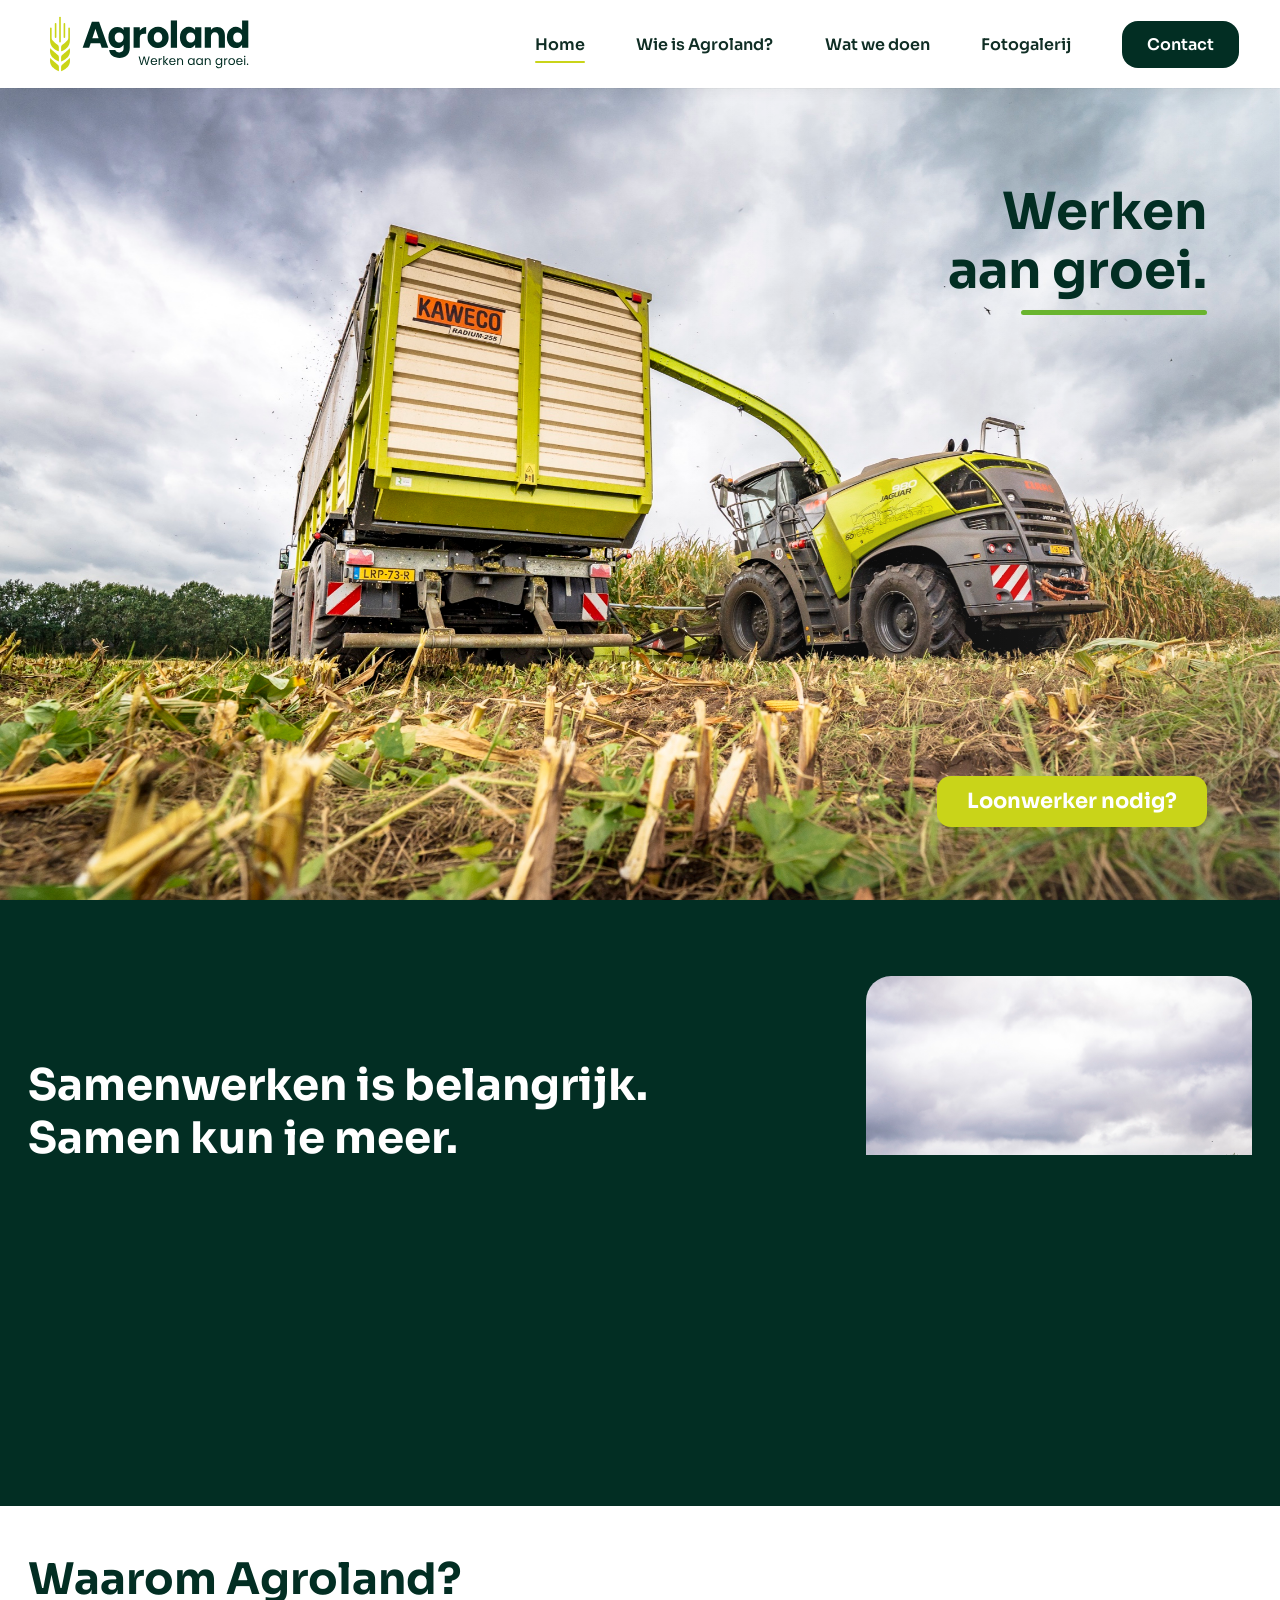
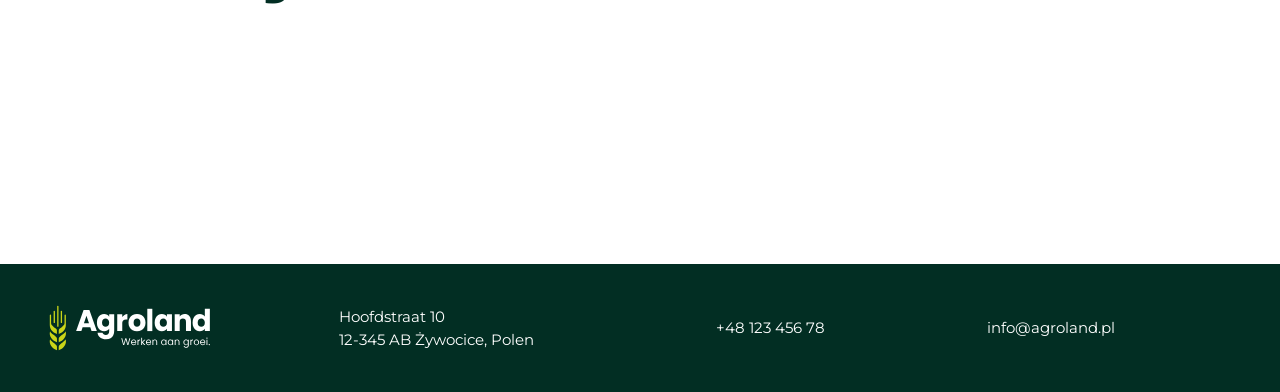
<file: index.html>
<!doctype html>
<html lang="nl">
<head>
  <meta charset="utf-8">
  <meta name="viewport" content="width=device-width, initial-scale=1">
  <meta name="description" content="Agroland: agrarisch loonwerk, akkerbouw en samenwerking in Ligota, Polen. Werken aan groei.">
  <meta name="theme-color" content="#012d23">
  <title>Agroland | Werken aan groei</title>
  <link rel="preconnect" href="https://fonts.googleapis.com">
  <link rel="preconnect" href="https://fonts.gstatic.com" crossorigin>
  <link href="https://fonts.googleapis.com/css2?family=Montserrat:wght@400;500;600;700&display=swap" rel="stylesheet">
  <link rel="stylesheet" href="styles.css">
  <script src="app.js" defer></script>
</head>
<body data-page="home">
  <div id="site"></div>
  <dialog class="lightbox" id="lightbox" aria-label="Fotogalerij">
    <button class="lightbox-close" type="button" aria-label="Sluiten">×</button>
    <button class="lightbox-arrow lightbox-prev" type="button" aria-label="Vorige foto">‹</button>
    <figure><img alt="" id="lightbox-image"><figcaption id="lightbox-count"></figcaption></figure>
    <button class="lightbox-arrow lightbox-next" type="button" aria-label="Volgende foto">›</button>
  </dialog>
</body>
</html>
</file>
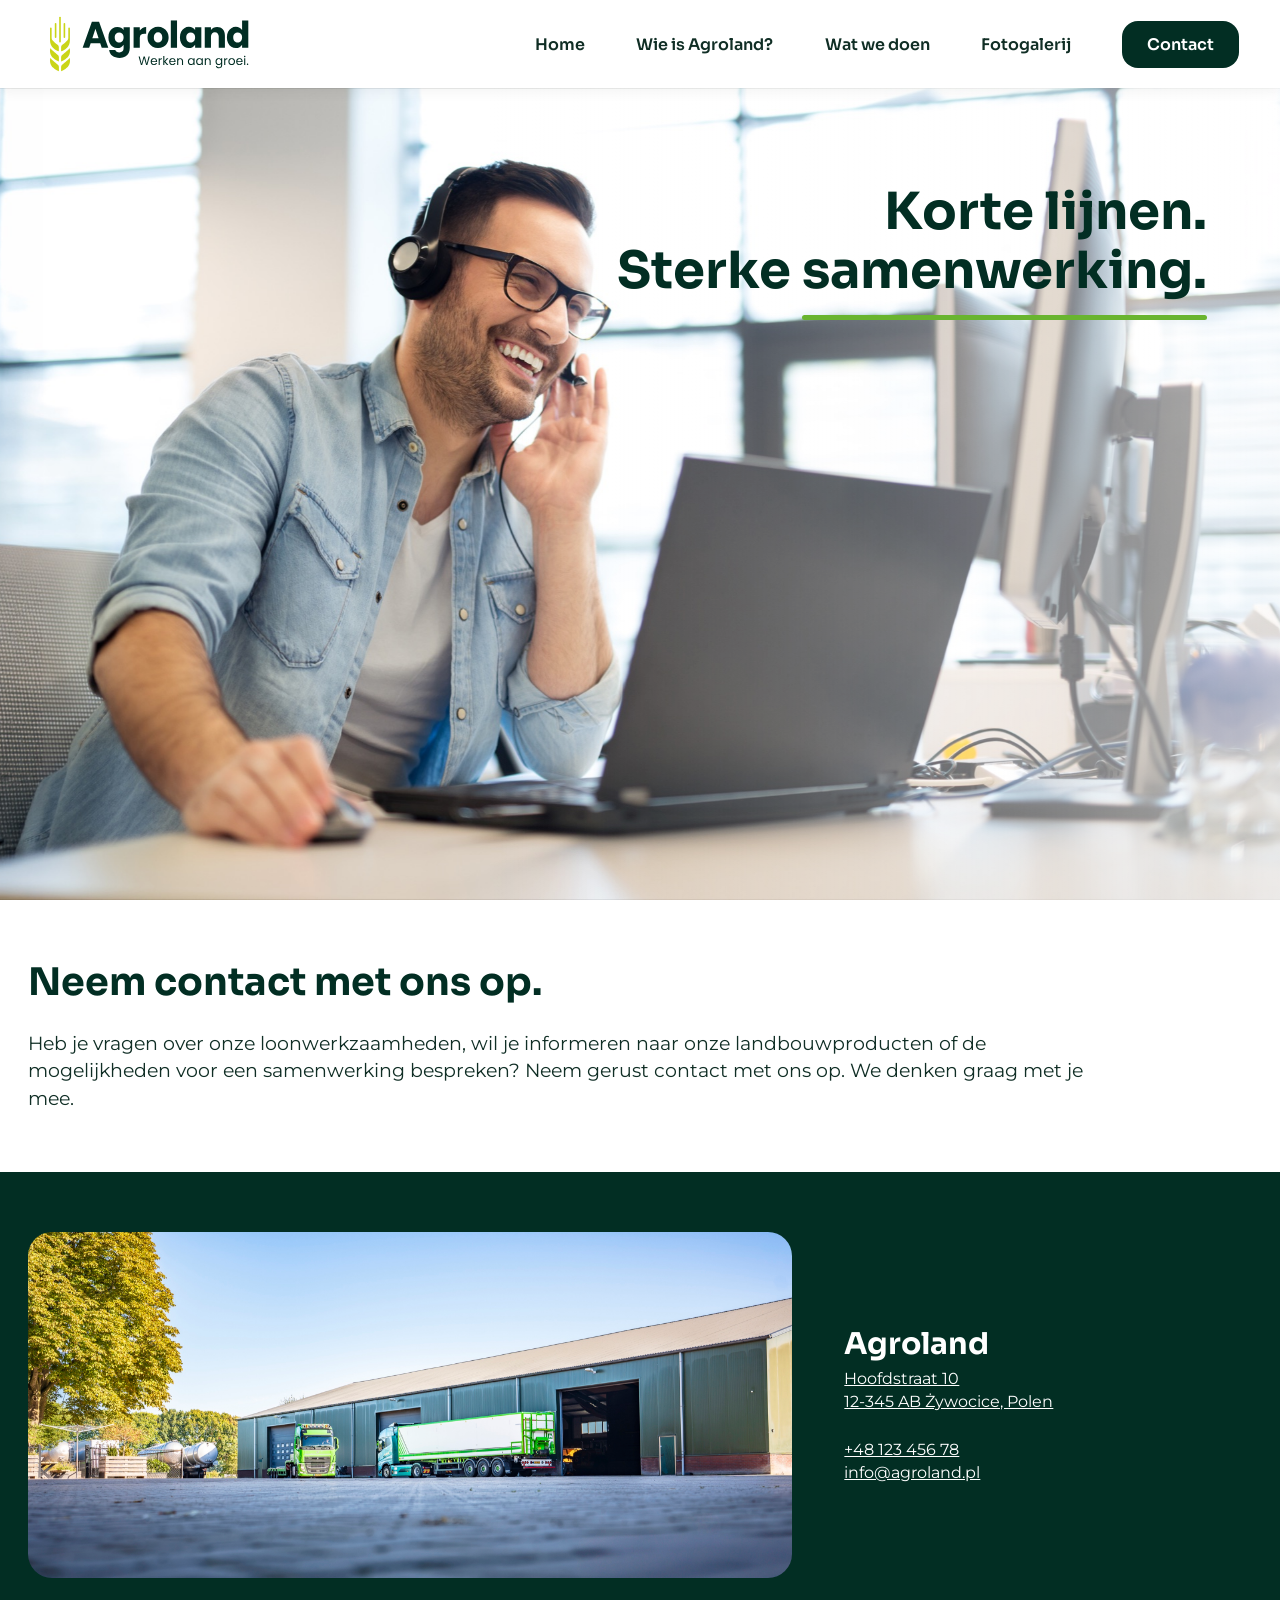
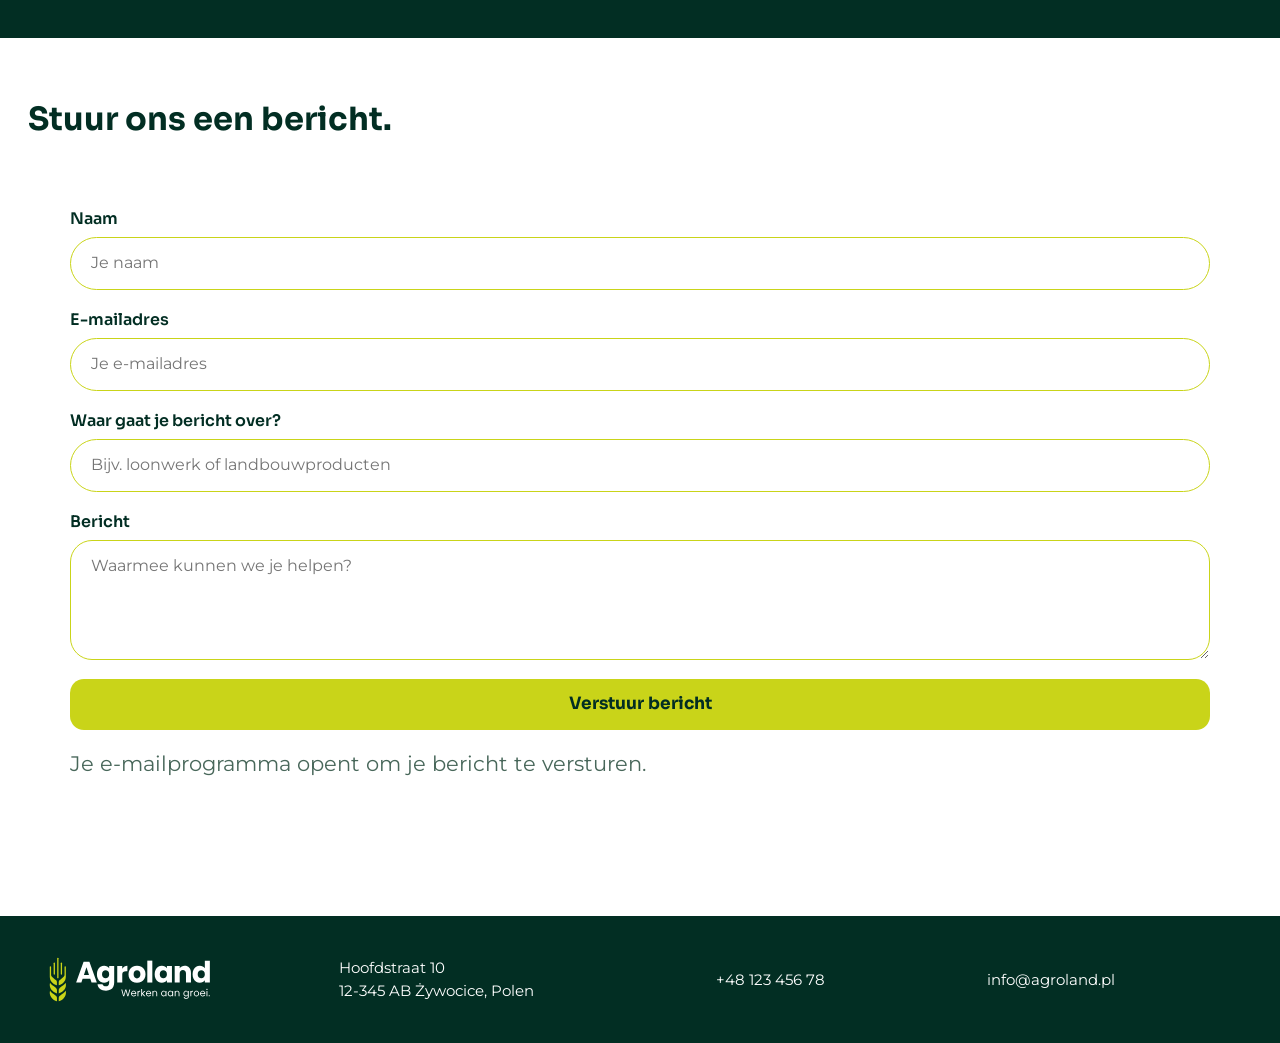
<file: contact.html>
<!doctype html>
<html lang="nl">
<head>
  <meta charset="utf-8"><meta name="viewport" content="width=device-width, initial-scale=1">
  <meta name="description" content="Neem contact op met Agroland over loonwerk, landbouwproducten of samenwerking.">
  <meta name="theme-color" content="#012d23"><title>Contact | Agroland</title>
  <link rel="preconnect" href="https://fonts.googleapis.com"><link rel="preconnect" href="https://fonts.gstatic.com" crossorigin>
  <link href="https://fonts.googleapis.com/css2?family=Montserrat:wght@400;500;600;700&display=swap" rel="stylesheet">
  <link rel="stylesheet" href="styles.css"><script src="app.js" defer></script>
</head>
<body data-page="contact"><div id="site"></div><dialog class="lightbox" id="lightbox" aria-label="Fotogalerij"><button class="lightbox-close" type="button" aria-label="Sluiten">×</button><button class="lightbox-arrow lightbox-prev" type="button" aria-label="Vorige foto">‹</button><figure><img alt="" id="lightbox-image"><figcaption id="lightbox-count"></figcaption></figure><button class="lightbox-arrow lightbox-next" type="button" aria-label="Volgende foto">›</button></dialog></body>
</html>
</file>
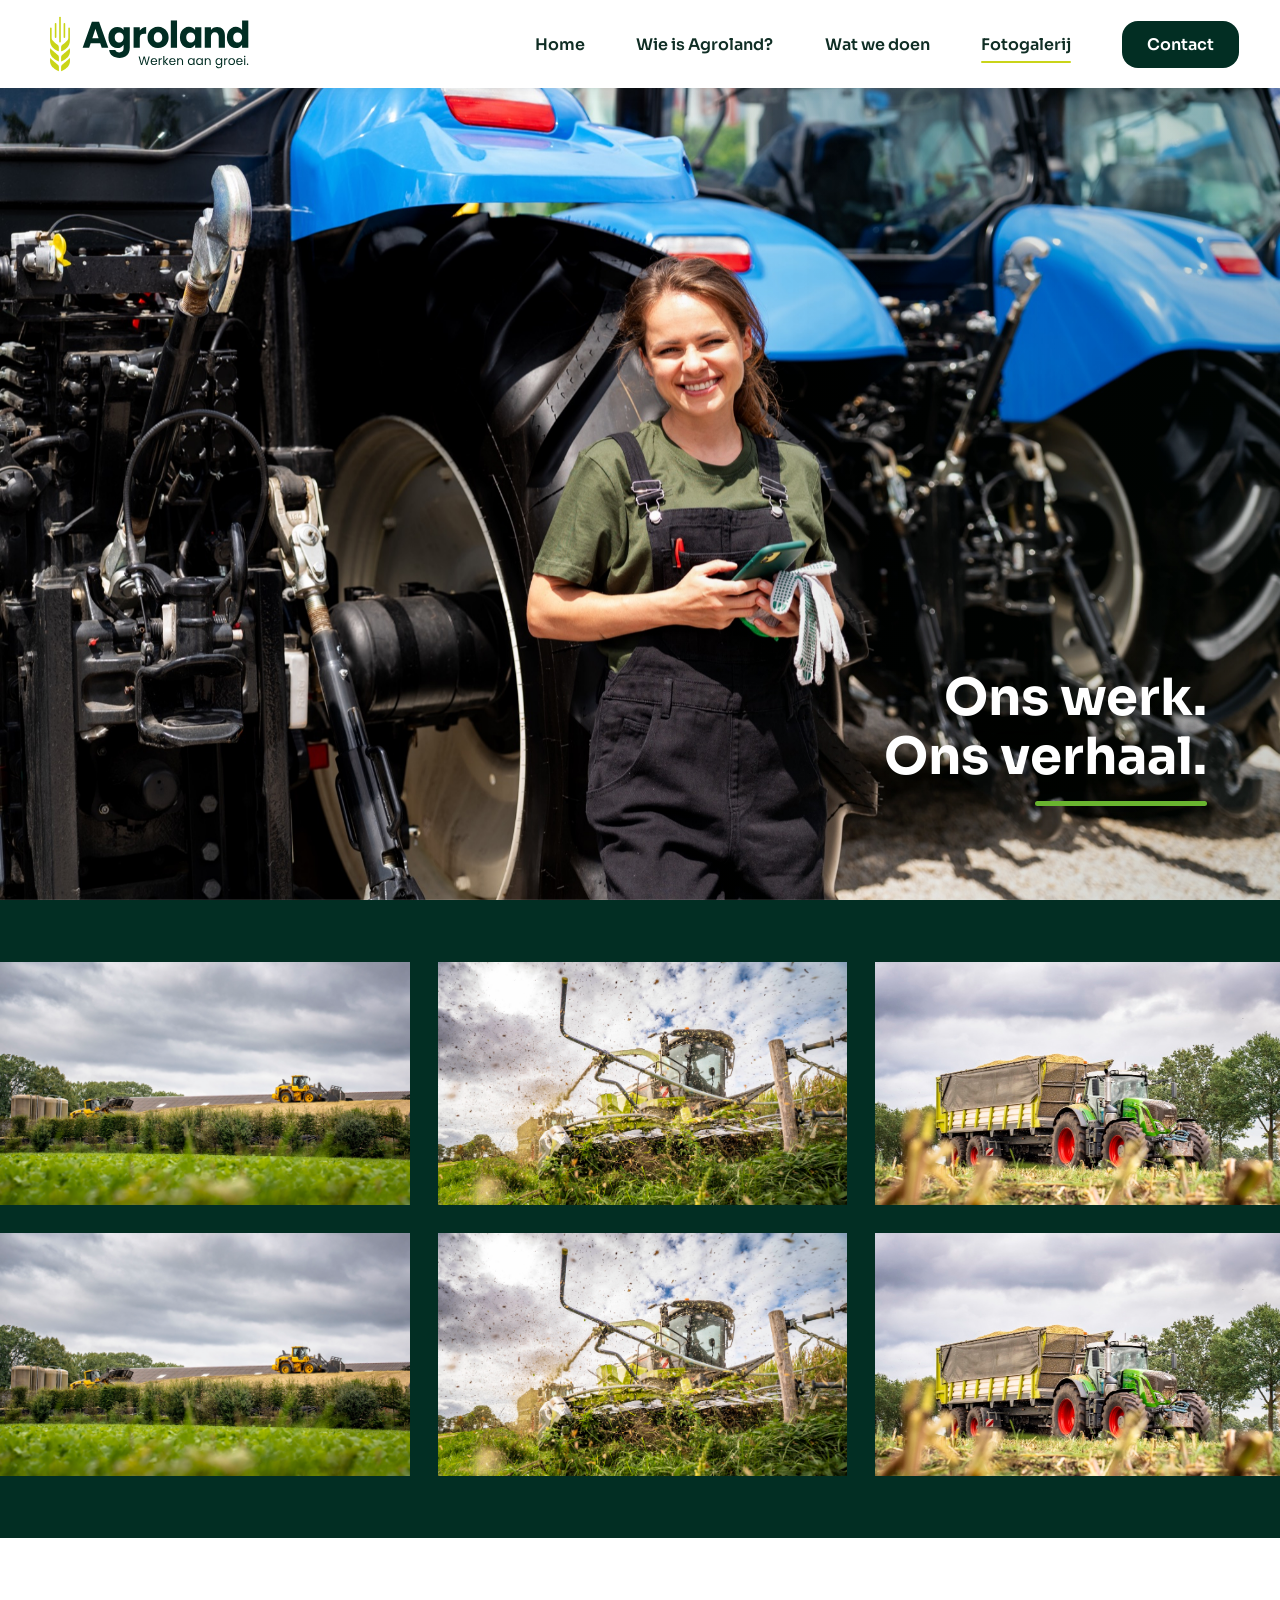
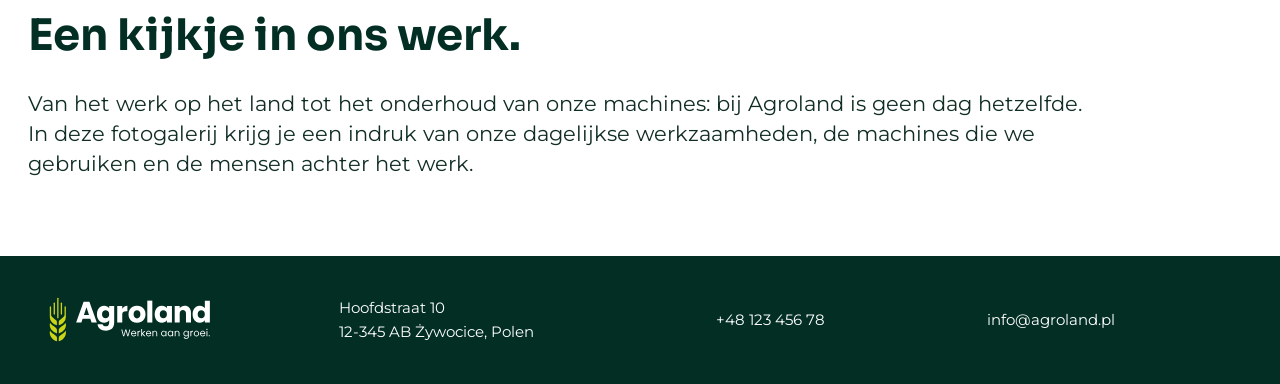
<file: fotogalerij.html>
<!doctype html>
<html lang="nl">
<head>
  <meta charset="utf-8"><meta name="viewport" content="width=device-width, initial-scale=1">
  <meta name="description" content="Een kijkje in het werk van Agroland: machines, akkerbouw en de mensen achter het werk.">
  <meta name="theme-color" content="#012d23"><title>Fotogalerij | Agroland</title>
  <link rel="preconnect" href="https://fonts.googleapis.com"><link rel="preconnect" href="https://fonts.gstatic.com" crossorigin>
  <link href="https://fonts.googleapis.com/css2?family=Montserrat:wght@400;500;600;700&display=swap" rel="stylesheet">
  <link rel="stylesheet" href="styles.css"><script src="app.js" defer></script>
</head>
<body data-page="gallery"><div id="site"></div><dialog class="lightbox" id="lightbox" aria-label="Fotogalerij"><button class="lightbox-close" type="button" aria-label="Sluiten">×</button><button class="lightbox-arrow lightbox-prev" type="button" aria-label="Vorige foto">‹</button><figure><img alt="" id="lightbox-image"><figcaption id="lightbox-count"></figcaption></figure><button class="lightbox-arrow lightbox-next" type="button" aria-label="Volgende foto">›</button></dialog></body>
</html>
</file>
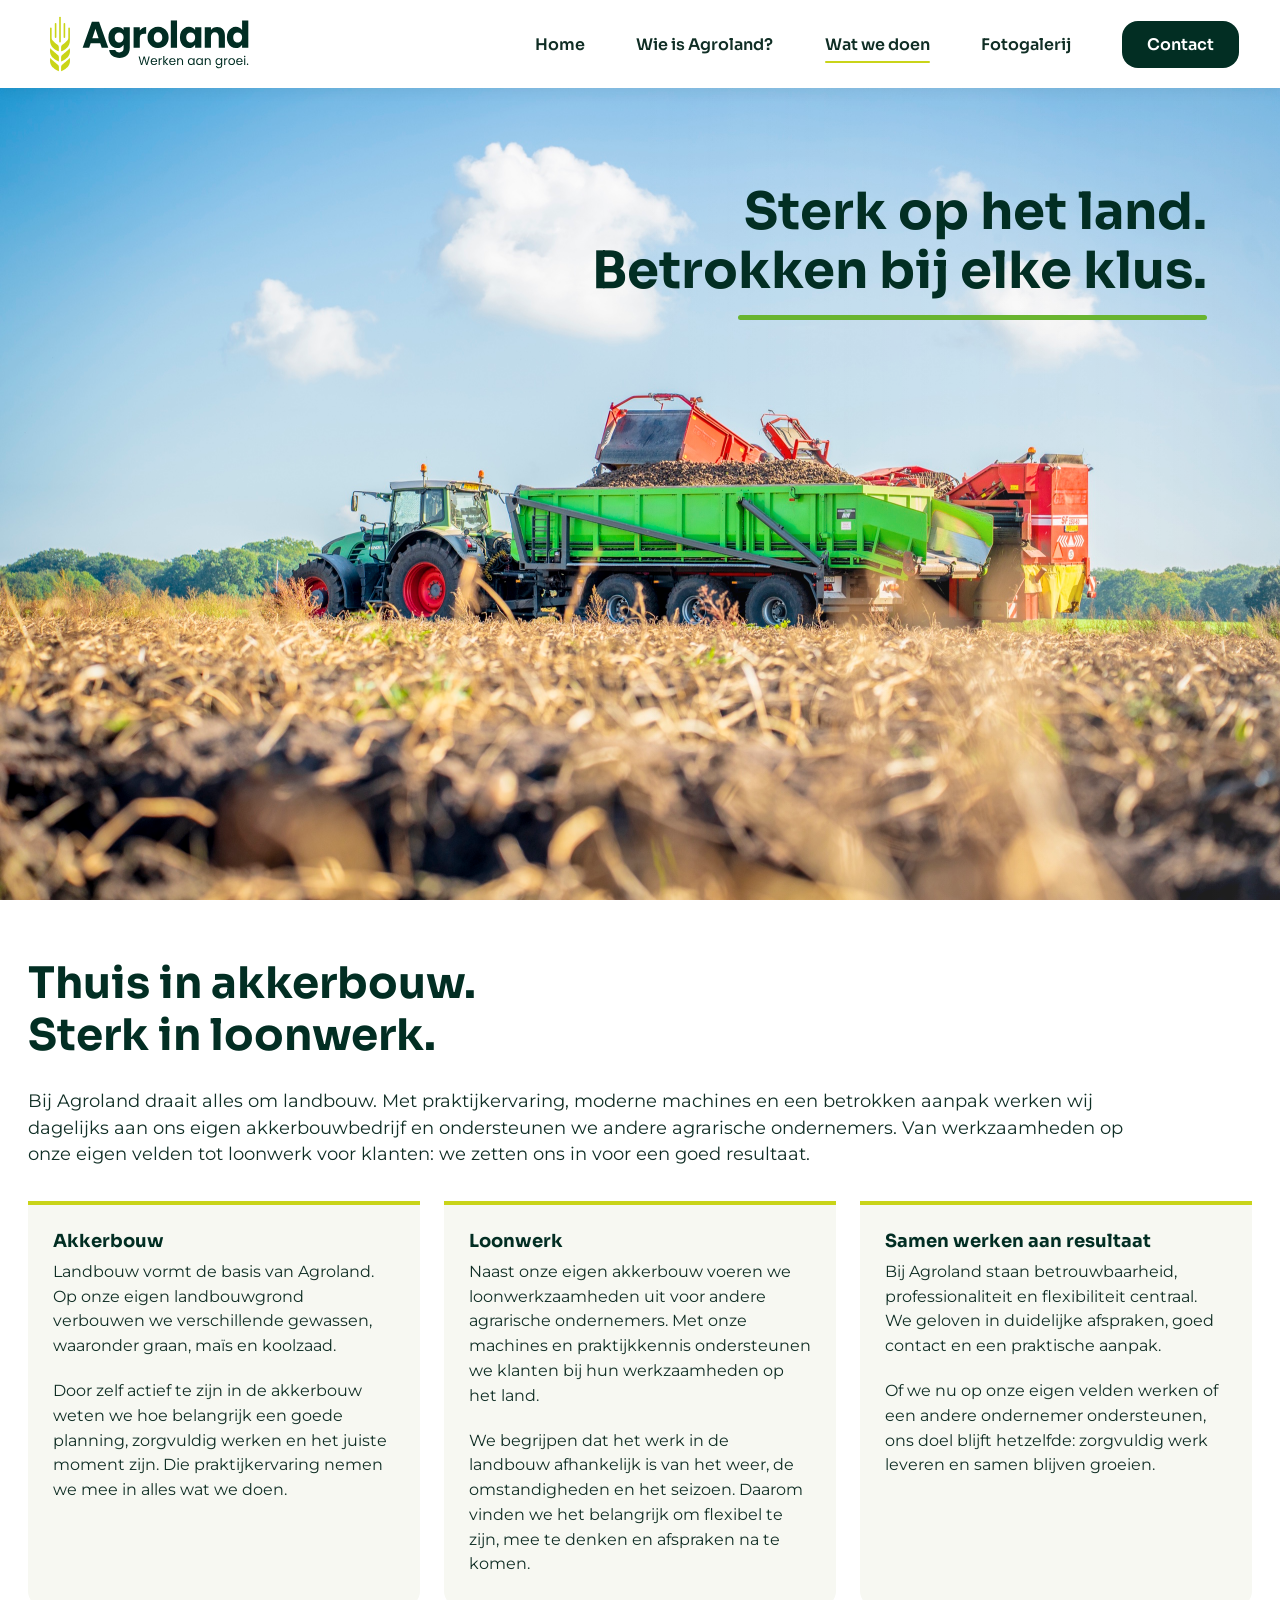
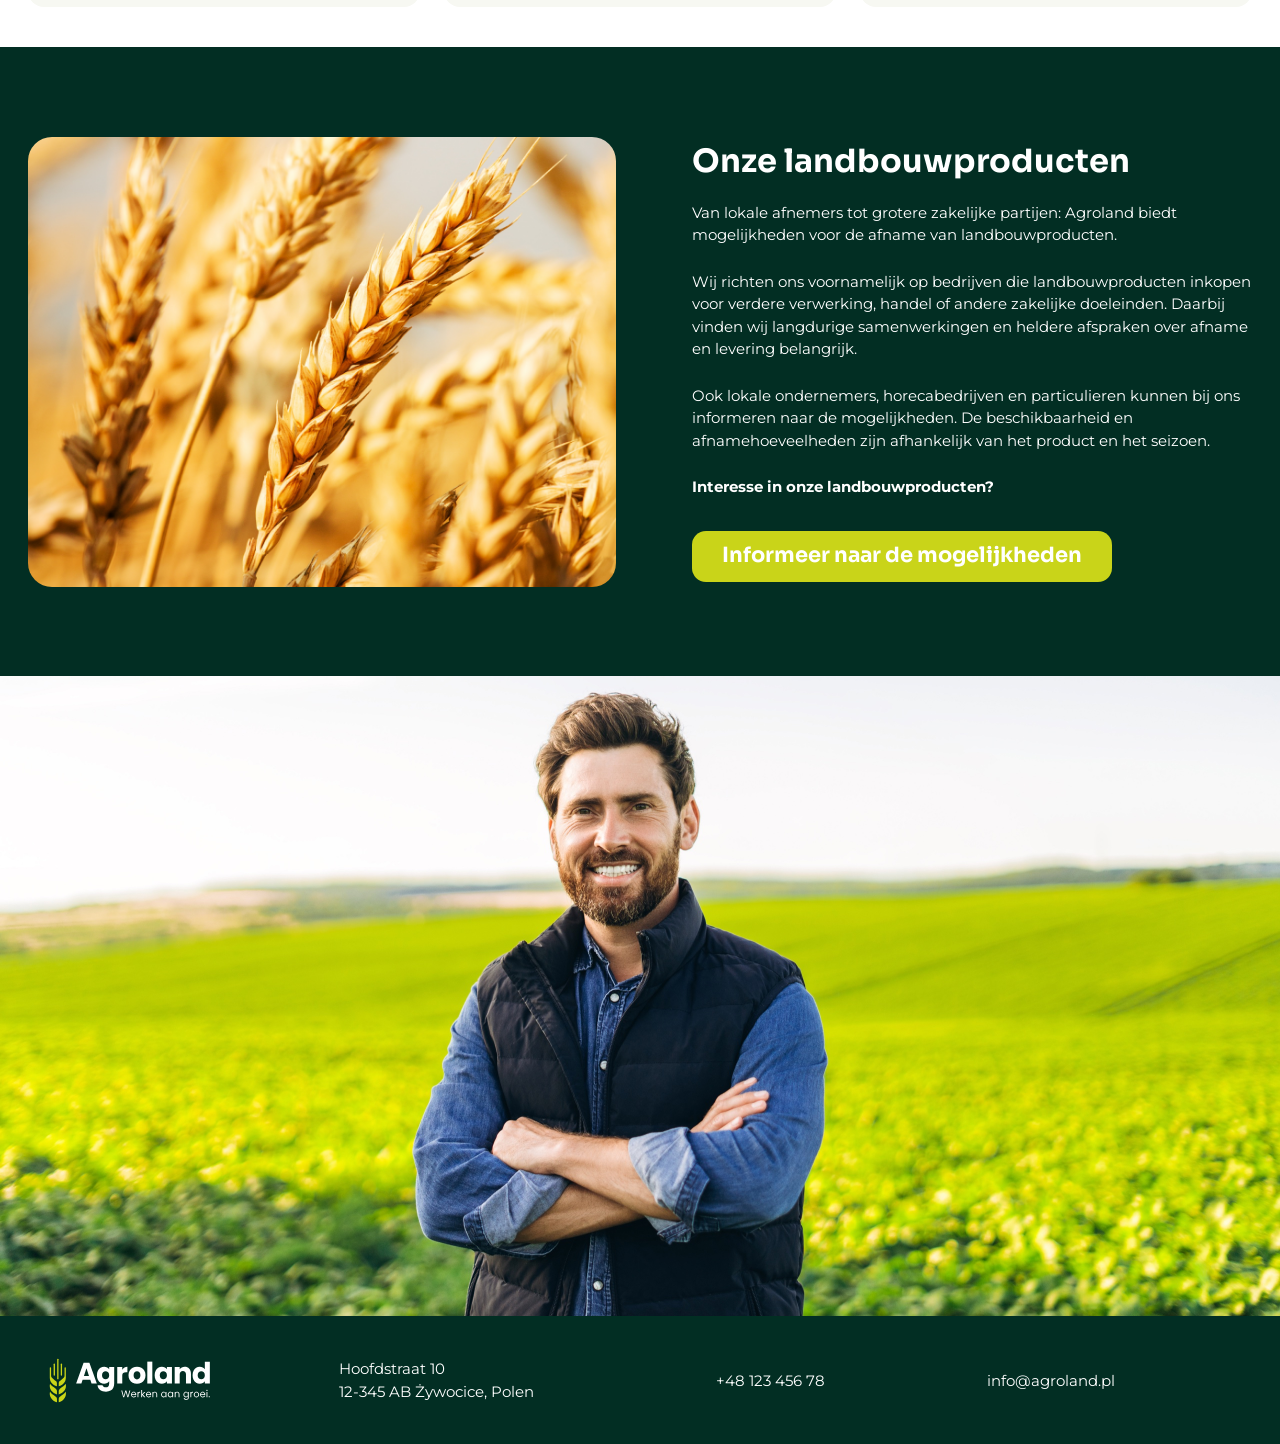
<file: wat-we-doen.html>
<!doctype html>
<html lang="nl">
<head>
  <meta charset="utf-8"><meta name="viewport" content="width=device-width, initial-scale=1">
  <meta name="description" content="Akkerbouw, loonwerk en landbouwproducten van Agroland.">
  <meta name="theme-color" content="#012d23"><title>Wat we doen | Agroland</title>
  <link rel="preconnect" href="https://fonts.googleapis.com"><link rel="preconnect" href="https://fonts.gstatic.com" crossorigin>
  <link href="https://fonts.googleapis.com/css2?family=Montserrat:wght@400;500;600;700&display=swap" rel="stylesheet">
  <link rel="stylesheet" href="styles.css"><script src="app.js" defer></script>
</head>
<body data-page="services"><div id="site"></div><dialog class="lightbox" id="lightbox" aria-label="Fotogalerij"><button class="lightbox-close" type="button" aria-label="Sluiten">×</button><button class="lightbox-arrow lightbox-prev" type="button" aria-label="Vorige foto">‹</button><figure><img alt="" id="lightbox-image"><figcaption id="lightbox-count"></figcaption></figure><button class="lightbox-arrow lightbox-next" type="button" aria-label="Volgende foto">›</button></dialog></body>
</html>
</file>
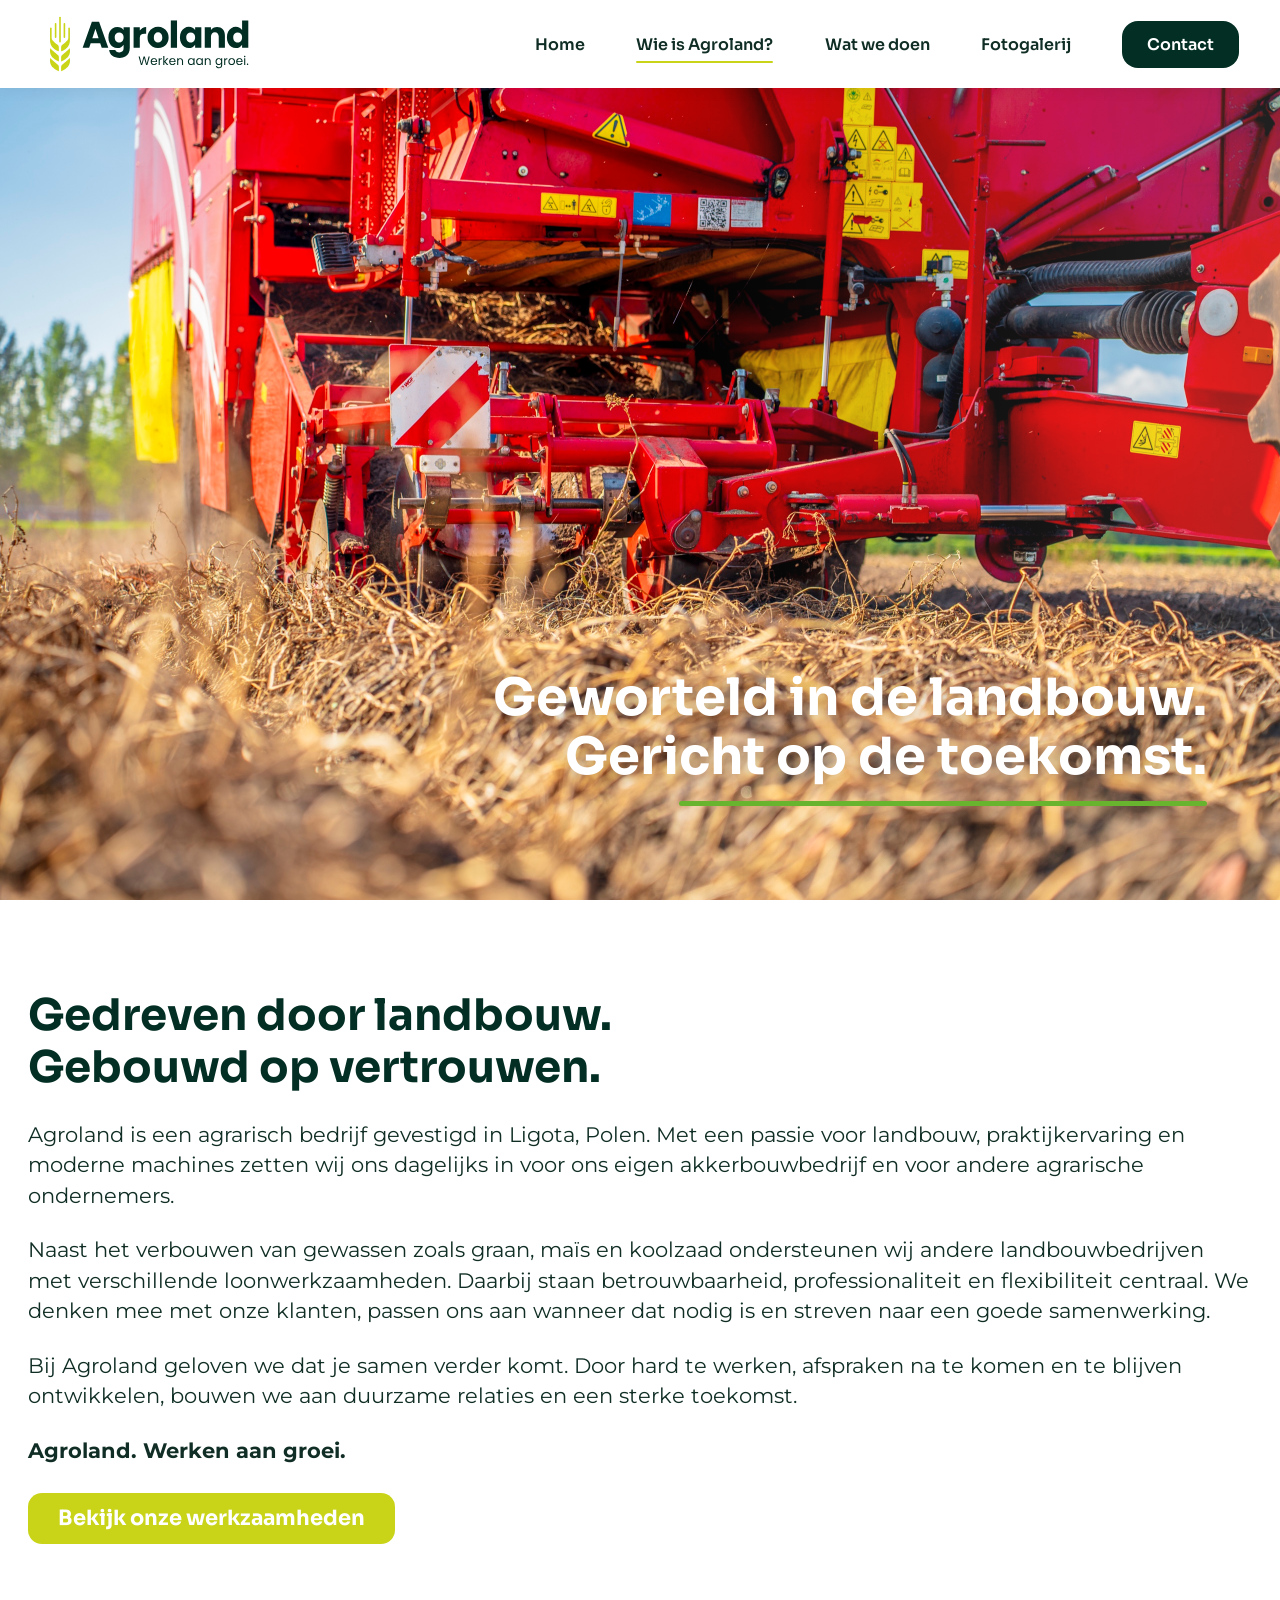
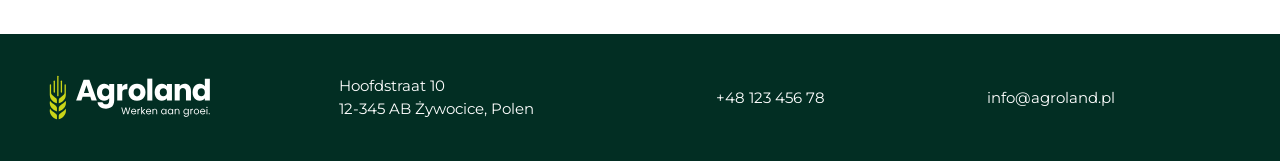
<file: wie-is-agroland.html>
<!doctype html>
<html lang="nl">
<head>
  <meta charset="utf-8"><meta name="viewport" content="width=device-width, initial-scale=1">
  <meta name="description" content="Maak kennis met Agroland: gedreven door landbouw en gebouwd op vertrouwen.">
  <meta name="theme-color" content="#012d23"><title>Wie is Agroland? | Agroland</title>
  <link rel="preconnect" href="https://fonts.googleapis.com"><link rel="preconnect" href="https://fonts.gstatic.com" crossorigin>
  <link href="https://fonts.googleapis.com/css2?family=Montserrat:wght@400;500;600;700&display=swap" rel="stylesheet">
  <link rel="stylesheet" href="styles.css"><script src="app.js" defer></script>
</head>
<body data-page="about"><div id="site"></div><dialog class="lightbox" id="lightbox" aria-label="Fotogalerij"><button class="lightbox-close" type="button" aria-label="Sluiten">×</button><button class="lightbox-arrow lightbox-prev" type="button" aria-label="Vorige foto">‹</button><figure><img alt="" id="lightbox-image"><figcaption id="lightbox-count"></figcaption></figure><button class="lightbox-arrow lightbox-next" type="button" aria-label="Volgende foto">›</button></dialog></body>
</html>
</file>
<file: styles.css>
:root {
  --green: #022e23;
  --lime: #c9d419;
  --accent: #69b42f;
  --white: #ffffff;
  --pale: #ffffff;
  --ink: #102e25;
  --content: 1320px;
  --header-height: 88px;
  --body: "Montserrat", Arial, sans-serif;
  --display: "Sora", "Montserrat", Arial, sans-serif;
}
@font-face { font-family: "Sora"; src: url("assets/fonts/Sora-Regular.ttf") format("truetype"); font-style: normal; font-weight: 400; font-display: swap; }
@font-face { font-family: "Sora"; src: url("assets/fonts/Sora-SemiBold.ttf") format("truetype"); font-style: normal; font-weight: 600; font-display: swap; }
@font-face { font-family: "Sora"; src: url("assets/fonts/Sora-Bold.ttf") format("truetype"); font-style: normal; font-weight: 700; font-display: swap; }
* { box-sizing: border-box; }
html { scroll-behavior: smooth; }
body { margin: 0; color: var(--ink); background: var(--white); font-family: var(--body); font-size: 16px; line-height: 1.55; }
img { display: block; max-width: 100%; }
a { color: inherit; }
button, input, textarea { font: inherit; }
.site-header { position: sticky; top: 0; z-index: 20; height: var(--header-height); padding: 0 clamp(22px, 3.2vw, 58px); background: var(--white); display: flex; align-items: center; justify-content: space-between; box-shadow: 0 2px 14px #001f1710; }
.brand { display: inline-flex; align-items: center; flex: 0 0 auto; }
.brand img { width: clamp(152px, 17vw, 226px); height: auto; }
.nav { display: flex; align-items: center; gap: clamp(22px, 4vw, 66px); font: 600 16px var(--display); }
.nav a { text-decoration: none; position: relative; white-space: nowrap; }
.nav a:not(.nav-contact)::after { position: absolute; content: ""; height: 2px; border-radius: 999px; bottom: -8px; left: 0; width: 100%; background: var(--lime); transform: scaleX(0); transform-origin: right; transition: transform .25s ease; }
.nav a:hover::after, .nav a[aria-current="page"]::after { transform: scaleX(1); transform-origin: left; }
.nav .nav-contact { color: var(--white); background: var(--green); padding: 13px 25px; border-radius: 16px; transition: background .2s ease, transform .2s ease; }
.nav .nav-contact:hover { background: #174c3c; transform: translateY(-2px); }
.menu-toggle { display: none; border: 0; background: transparent; color: var(--green); font-size: 28px; padding: 8px; cursor: pointer; }
.hero { min-height: clamp(430px, 50vw, 690px); position: relative; display: flex; align-items: flex-start; justify-content: flex-end; padding: clamp(36px, 4vw, 66px) clamp(28px, 5.7vw, 96px); background-size: cover; background-position: center; isolation: isolate; }
.hero::before { content: ""; position: absolute; inset: 0; z-index: -1; background: linear-gradient(90deg, #00170a00 50%, #ffffff21 100%); }
.hero-home { height: calc(100vh - var(--header-height)); height: calc(100svh - var(--header-height)); min-height: 0; background-image: none; }
.hero-home::before { z-index: -2; background-image: url("assets/home-hero.jpg"); background-size: cover; background-position: center; opacity: 0; animation: hero-image-in 1.2s cubic-bezier(.2,.65,.25,1) both; }
.hero-home::after { content: ""; position: absolute; inset: 0; z-index: -1; background: linear-gradient(90deg, #00170a00 50%, #ffffff21 100%); }
.hero-about { height: calc(100vh - var(--header-height)); height: calc(100svh - var(--header-height)); min-height: 0; background-image: none; align-items: flex-end; }
.hero-about::before { z-index: -2; background-image: url("assets/about-hero.jpg"); background-size: cover; background-position: center; opacity: 0; animation: hero-image-in 1.2s cubic-bezier(.2,.65,.25,1) both; }
.hero-about::after { content: ""; position: absolute; inset: 0; z-index: -1; background: linear-gradient(90deg, #00170a00 50%, #ffffff21 100%); }
.hero-services { height: calc(100vh - var(--header-height)); height: calc(100svh - var(--header-height)); min-height: 0; background-image: none; }
.hero-services::before { z-index: -2; background-image: url("assets/services-hero.jpg"); background-size: cover; background-position: center; opacity: 0; animation: hero-image-in 1.2s cubic-bezier(.2,.65,.25,1) both; }
.hero-services::after { content: ""; position: absolute; inset: 0; z-index: -1; background: linear-gradient(90deg, #00170a00 50%, #ffffff21 100%); }
.hero-gallery { height: calc(100vh - var(--header-height)); height: calc(100svh - var(--header-height)); min-height: 0; background-image: none; align-items: flex-end; }
.hero-gallery::before { z-index: -2; background-image: url("assets/gallery-hero.jpg"); background-size: cover; background-position: center; opacity: 0; animation: hero-image-in 1.2s cubic-bezier(.2,.65,.25,1) both; }
.hero-gallery::after { content: ""; position: absolute; inset: 0; z-index: -1; background: linear-gradient(90deg, #00170a00 50%, #00170a30 100%); }
.hero-gallery .hero-copy { max-width: 720px; white-space: nowrap; animation: none; }
.hero-gallery .hero-line { display: block; opacity: 0; animation: hero-line-in .78s .86s cubic-bezier(.2,.75,.25,1) both; }
.hero-gallery .hero-line-two { animation-delay: .98s; }
.hero-gallery .hero-copy::after { width: var(--gallery-accent-width, 40%); margin-top: 15px; border-radius: 999px; background: var(--accent); transform: scaleX(0); transform-origin: right; animation: accent-line-in .55s 1.55s cubic-bezier(.2,.75,.25,1) both; }
.hero-contact { height: calc(100vh - var(--header-height)); height: calc(100svh - var(--header-height)); min-height: 0; background-image: none; }
.hero-contact::before { z-index: -2; background-image: url("assets/contact-hero.jpg"); background-size: cover; background-position: center 38%; opacity: 0; animation: hero-image-in 1.2s cubic-bezier(.2,.65,.25,1) both; }
.hero-contact::after { content: ""; position: absolute; inset: 0; z-index: -1; background: linear-gradient(90deg, #ffffff00 38%, #ffffff55 66%, #ffffffa6 100%); }
.hero-contact .hero-copy { max-width: 840px; white-space: nowrap; animation: none; }
.hero-contact .hero-line { display: block; opacity: 0; animation: hero-line-in .78s .86s cubic-bezier(.2,.75,.25,1) both; }
.hero-contact .hero-line-two { animation-delay: .98s; }
.hero-contact .hero-copy::after { width: var(--contact-accent-width, 35%); margin: 15px 0 0 auto; background: var(--accent); border-radius: 999px; transform: scaleX(0); transform-origin: right; animation: accent-line-in .55s 1.55s cubic-bezier(.2,.75,.25,1) both; }
.contact-details .reveal-child:nth-child(2) { transition-delay: .14s; }
.contact-form .reveal-child:nth-child(2) { transition-delay: .08s; }
.contact-form .reveal-child:nth-child(3) { transition-delay: .16s; }
.contact-form .reveal-child:nth-child(4) { transition-delay: .24s; }
.hero-copy { max-width: 560px; text-align: right; color: var(--green); font: 700 clamp(30px, 4vw, 54px)/1.16 var(--display); animation: enter .8s both; }
.hero-copy.light { color: var(--white); text-shadow: 0 2px 18px #00170a44; }
.hero-copy::after { content: ""; display: block; width: min(290px, 58%); height: 5px; margin: 20px 0 0 auto; border-radius: 4px; background: var(--lime); }
.hero-home .hero-copy { max-width: 460px; white-space: nowrap; animation: none; }
.hero-home .hero-line { display: block; opacity: 0; animation: hero-line-in .78s .86s cubic-bezier(.2,.75,.25,1) both; }
.hero-home .hero-line-two { animation-delay: .98s; }
.hero-home .hero-copy::after { width: min(230px, 72%); margin-top: 10px; background: var(--accent); transform: scaleX(0); transform-origin: right; animation: accent-line-in .55s 1.55s cubic-bezier(.2,.75,.25,1) both; }
.hero-home .hero-action { animation: cta-in .68s 1.75s cubic-bezier(.2,.75,.25,1) both; }
.hero-about .hero-copy { max-width: 840px; white-space: nowrap; animation: none; }
.hero-about .hero-line { display: block; opacity: 0; animation: hero-line-in .78s .86s cubic-bezier(.2,.75,.25,1) both; }
.hero-about .hero-line-two { animation-delay: .98s; }
.hero-services .hero-copy { max-width: 860px; white-space: nowrap; animation: none; }
.hero-services .hero-line { display: block; opacity: 0; animation: hero-line-in .78s .86s cubic-bezier(.2,.75,.25,1) both; }
.hero-services .hero-line-two { animation-delay: .98s; }
.hero-services .hero-copy::after { width: var(--services-accent-width, 72%); height: 5px; margin-top: 15px; border-radius: 999px; background: var(--accent); transform: scaleX(0); transform-origin: right; animation: accent-line-in .55s 1.55s cubic-bezier(.2,.75,.25,1) both; }
.hero-about .hero-copy::after { width: var(--about-accent-width, 86%); margin-top: 15px; border-radius: 999px; background: var(--accent); transform: scaleX(0); transform-origin: right; animation: accent-line-in .55s 1.55s cubic-bezier(.2,.75,.25,1) both; }
.hero-action { position: absolute; right: clamp(28px, 5.7vw, 96px); bottom: clamp(28px, 5.7vw, 96px); }
.button { display: inline-flex; align-items: center; justify-content: center; min-height: 51px; padding: 10px 30px; border: 0; border-radius: 14px; background: var(--lime); color: var(--white); font: 700 21px/1.2 var(--display); text-align: center; text-decoration: none; cursor: pointer; transition: transform .2s ease, box-shadow .2s ease, background .2s ease; }
.button:hover { transform: translateY(-3px); box-shadow: 0 9px 22px #012d2322; background: #d6e326; }
.button.dark { background: var(--green); }
.button.dark:hover { background: #174c3c; }
.section { padding: clamp(54px, 7vw, 94px) max(28px, calc((100vw - var(--content))/2)); }
.section h1, .section h2, .section h3 { font-family: var(--display); color: var(--green); line-height: 1.2; }
.section h1, .section h2 { font-size: clamp(30px, 3.4vw, 45px); margin: 0 0 26px; }
.section h3 { font-size: clamp(20px, 2vw, 25px); margin: 0 0 10px; }
.section p { margin: 0 0 24px; font-size: clamp(16px, 1.7vw, 21px); line-height: 1.45; }
.collab { position: relative; isolation: isolate; background: transparent; color: var(--white); display: grid; grid-template-columns: 1.5fr .8fr; align-items: center; gap: clamp(40px, 9vw, 150px); padding-top: 76px; padding-bottom: 76px; }
.collab::before { content: ""; position: absolute; inset: 0; z-index: -1; background: var(--green); opacity: 0; transition: opacity .85s cubic-bezier(.2,.65,.25,1); }
.collab.background-visible::before { opacity: 1; }
.collab > * { opacity: 0; transform: translateY(22px); transition: opacity .68s ease, transform .72s cubic-bezier(.2,.75,.25,1); }
.collab.content-visible > * { opacity: 1; transform: translateY(0); }
.collab h2 { color: var(--white); font: 700 clamp(31px, 3.4vw, 44px)/1.22 var(--display); margin: 0 0 30px; }
.collab p { font-size: clamp(18px, 2vw, 23px); margin: 0 0 34px; }
.rounded-photo { width: 100%; aspect-ratio: .85; object-fit: cover; border-radius: 25px; }
.why { text-align: center; padding-top: 48px; padding-bottom: 65px; }
.why h2 { text-align: left; margin-bottom: 34px; }
.why-grid { display: grid; grid-template-columns: repeat(3, 1fr); gap: 42px; }
.why.reveal .why-item { opacity: 0; transform: translateY(22px); transition: opacity .65s ease, transform .7s cubic-bezier(.2,.75,.25,1); }
.why.reveal.is-visible .why-item { opacity: 1; transform: translateY(0); }
.why.reveal.is-visible .why-item:nth-child(1) { transition-delay: .04s; }
.why.reveal.is-visible .why-item:nth-child(2) { transition-delay: .18s; }
.why.reveal.is-visible .why-item:nth-child(3) { transition-delay: .32s; }
.why-item .quality-icon { display: block; width: 72px; height: 72px; margin: 0 auto 12px; background: var(--lime); -webkit-mask-position: center; -webkit-mask-repeat: no-repeat; -webkit-mask-size: contain; mask-position: center; mask-repeat: no-repeat; mask-size: contain; transform: scale(.72) rotate(-8deg); transition: transform .7s cubic-bezier(.2,.75,.25,1); }
.why.reveal.is-visible .quality-icon { transform: scale(1) rotate(0); }
.why.reveal.is-visible .why-item:nth-child(2) .quality-icon { transition-delay: .18s; }
.why.reveal.is-visible .why-item:nth-child(3) .quality-icon { transition-delay: .32s; }
.icon-betrouwbaar { -webkit-mask-image: url("assets/icon-betrouwbaar.png"); mask-image: url("assets/icon-betrouwbaar.png"); }
.icon-professioneel { -webkit-mask-image: url("assets/icon-professioneel.png"); mask-image: url("assets/icon-professioneel.png"); }
.icon-flexibel { -webkit-mask-image: url("assets/icon-flexibel.png"); mask-image: url("assets/icon-flexibel.png"); }
.why-item h3 { margin: 0 0 2px; }
.why-item p { font-size: 16px; line-height: 1.35; max-width: 240px; margin: 0 auto; }
.about-copy { max-width: 1270px; }
.about-copy p { margin-bottom: 24px; }
.about-copy .button { margin-top: 3px; }
.about-copy .button.cta-reveal { opacity: 0; transform: translateY(14px); transition: opacity .58s ease, transform .66s cubic-bezier(.2,.75,.25,1); transition-delay: .12s; }
.about-copy .button.cta-reveal.is-visible { opacity: 1; transform: translateY(0); }
.about-copy .button.cta-reveal.is-visible:hover { transform: translateY(-3px); }
.services-intro { padding-top: 58px; padding-bottom: 40px; }
.services-intro h1 { max-width: 760px; margin-bottom: 26px; }
.services-intro > p { max-width: 1120px; font-size: 18px; }
.service-copy { display: grid; grid-template-columns: repeat(3, minmax(0, 1fr)); gap: 24px; margin-top: 34px; }
.service-copy > div { padding: 25px 25px 10px; border-top: 4px solid var(--lime); border-radius: 0 0 16px 16px; background: #f7f8f2; }
.service-copy > .reveal-child { opacity: 0; transform: translateY(20px); transition: opacity .62s ease, transform .68s cubic-bezier(.2,.75,.25,1); }
.service-copy > .reveal-child.is-visible { opacity: 1; transform: translateY(0); }
.service-copy > .reveal-child:nth-child(2) { transition-delay: .14s; }
.service-copy > .reveal-child:nth-child(3) { transition-delay: .28s; }
.service-copy p { font-size: 16px; line-height: 1.55; margin-bottom: 20px; }
.service-copy strong { display: block; font: 700 18px var(--display); margin-bottom: 8px; color: var(--green); }
.products { background: var(--green); color: var(--white); display: grid; grid-template-columns: 1.05fr 1fr; align-items: center; gap: clamp(32px, 6vw, 80px); }
.products img { height: 450px; width: 100%; object-fit: cover; border-radius: 24px; }
.products h2 { color: var(--white); font-size: clamp(25px, 2.5vw, 32px); margin-bottom: 21px; }
.products p { font-size: 15px; line-height: 1.5; max-width: 680px; }
.products > .reveal-child { opacity: 0; transform: translateY(20px); transition: opacity .68s ease, transform .72s cubic-bezier(.2,.75,.25,1); }
.products > .reveal-child.is-visible { opacity: 1; transform: translateY(0); }
.products > .reveal-child:nth-child(2) { transition-delay: .16s; }
.products .button { margin-top: 8px; }
.farmer-banner { width: 100%; aspect-ratio: 2 / 1; overflow: hidden; background: var(--white); }
.farmer-banner img { width: 100%; height: 100%; object-fit: cover; object-position: center 45%; }
.farmer-banner .reveal-child { opacity: 0; transform: translateY(20px); transition: opacity .68s ease, transform .72s cubic-bezier(.2,.75,.25,1); }
.farmer-banner .reveal-child.is-visible { opacity: 1; transform: translateY(0); }
.gallery-motion { background: var(--green); padding: 62px 0; overflow: hidden; }
.marquee { width: 100%; overflow: hidden; margin: 0 0 28px; }
.marquee:last-child { margin-bottom: 0; }
.marquee-track { display: flex; width: max-content; gap: 28px; animation: move-right 140s linear infinite; }
.marquee:nth-child(2) .marquee-track { animation-name: move-left; animation-duration: 140s; animation-delay: -35s; }

.gallery-card { display: block; border: 0; padding: 0; width: clamp(280px, 32vw, 450px); height: clamp(165px, 19vw, 250px); overflow: hidden; background: #123c30; cursor: zoom-in; }
.gallery-card img { width: 100%; height: 100%; object-fit: cover; transition: transform .45s ease; }
.gallery-card:hover img { transform: scale(1.045); }
.gallery-copy { padding-top: 72px; padding-bottom: 76px; }
.gallery-copy p { max-width: 1070px; margin-bottom: 0; }
.site-footer { background: var(--green); color: var(--white); display: grid; grid-template-columns: 1.05fr 1.3fr .9fr 1fr; gap: 32px; align-items: center; padding: 35px max(28px, calc((100vw - var(--content))/2)); font-size: 15px; }
.site-footer img { width: 205px; max-height: 78px; object-fit: contain; object-position: left center; }
.site-footer address { font-style: normal; }
.site-footer a { text-decoration: none; }
.site-footer a:hover { color: var(--lime); }
.contact-intro { padding-top: 60px; padding-bottom: 60px; }
.contact-intro h1 { font-size: clamp(28px, 3vw, 38px); margin-bottom: 24px; }
.contact-intro p { max-width: 1100px; font-size: 19px; margin-bottom: 0; }
.contact-details { background: var(--green); color: var(--white); display: grid; grid-template-columns: 1.5fr .8fr; gap: 52px; align-items: center; padding-top: 60px; padding-bottom: 60px; }
.contact-details img { width: 100%; height: clamp(240px, 27vw, 350px); object-fit: cover; border-radius: 24px; }
.contact-details h2 { color: var(--white); margin: 0 0 5px; font-size: 30px; }
.contact-details p { font-size: 16px; margin: 0 0 25px; }
.contact-details p:last-child { margin-bottom: 0; }
.contact-form-wrap { padding-top: 62px; padding-bottom: 70px; }
.contact-form-wrap h2 { font-size: 32px; margin-bottom: 28px; }
.contact-form { background: var(--pale); border-radius: 28px; padding: clamp(24px, 3.3vw, 44px); display: grid; gap: 19px; }
.form-field { display: grid; gap: 8px; }
.form-field label { font: 600 16px var(--display); color: var(--green); }
.form-field input, .form-field textarea { width: 100%; border: 1.5px solid var(--lime); border-radius: 30px; padding: 13px 20px; background: transparent; color: var(--green); outline: none; }
.form-field textarea { min-height: 120px; border-radius: 22px; resize: vertical; }
.form-field input:focus, .form-field textarea:focus { box-shadow: 0 0 0 3px #cad5184d; }
.contact-form .button { width: 100%; color: var(--green); font-size: 17px; }
.form-note { margin: 0; font-size: 13px; color: #48675a; }
.lightbox { border: 0; padding: 58px 74px; margin: auto; width: 100vw; height: 100dvh; max-width: none; max-height: none; background: #06110ded; color: var(--white); overflow: hidden; }
.lightbox::backdrop { background: #06110de8; }
.lightbox[open] { display: flex; justify-content: center; align-items: center; }
.lightbox figure { margin: 0; display: grid; place-items: center; height: 100%; width: 100%; }
.lightbox figure img { max-width: 100%; max-height: calc(100dvh - 120px); object-fit: contain; }
.lightbox figcaption { position: absolute; bottom: 18px; color: #ffffffb8; font: 14px var(--body); }
.lightbox-close, .lightbox-arrow { z-index: 1; position: absolute; border: 0; background: #ffffff24; color: var(--white); cursor: pointer; border-radius: 50%; width: 48px; height: 48px; font-size: 32px; line-height: 1; transition: background .2s ease; }
.lightbox-close:hover, .lightbox-arrow:hover { background: #ffffff46; }
.lightbox-close { top: 20px; right: 24px; font-size: 34px; }
.lightbox-arrow { top: 50%; transform: translateY(-50%); }
.lightbox-prev { left: 20px; }
.lightbox-next { right: 20px; }
.reveal { opacity: 0; transform: translateY(18px); transition: opacity .65s ease, transform .65s ease; }
.reveal.is-visible { opacity: 1; transform: none; }
.reveal-child { opacity: 0; transform: translateY(20px); transition: opacity .65s ease, transform .7s cubic-bezier(.2,.75,.25,1); }
.reveal-child.is-visible { opacity: 1; transform: translateY(0); }
@keyframes hero-image-in { from { opacity: 0; } to { opacity: 1; } }
@keyframes hero-line-in { from { opacity: 0; transform: translateY(22px); } to { opacity: 1; transform: translateY(0); } }
@keyframes accent-line-in { from { transform: scaleX(0); } to { transform: scaleX(1); } }
@keyframes cta-in { from { opacity: 0; transform: translateY(14px); } to { opacity: 1; transform: translateY(0); } }
@keyframes move-right { from { transform: translateX(-50%); } to { transform: translateX(0); } }
@keyframes move-left { from { transform: translateX(0); } to { transform: translateX(-50%); } }
@keyframes enter { from { opacity: 0; transform: translateY(12px); } to { opacity: 1; transform: none; } }
@media (prefers-reduced-motion: reduce) { *, *::before, *::after { scroll-behavior: auto !important; animation-duration: .01ms !important; animation-iteration-count: 1 !important; transition-duration: .01ms !important; } .reveal, .reveal-child, .collab > *, .about-copy .button.cta-reveal { opacity: 1; transform: none; } .collab::before { opacity: 1; } .why.reveal .why-item { opacity: 1; transform: none; transition: none; } .why-item .quality-icon { transform: none !important; transition: none !important; } }
@media (max-width: 940px) {
  :root { --header-height: 76px; }
  .site-header { height: var(--header-height); }
  .brand img { width: 165px; }
  .menu-toggle { display: inline-grid; place-items: center; }
  .nav { display: none; position: absolute; left: 0; right: 0; top: 76px; padding: 22px 28px 28px; background: var(--white); flex-direction: column; align-items: stretch; gap: 0; box-shadow: 0 12px 18px #001f1718; }
  .nav.is-open { display: flex; }
  .nav a { padding: 12px 4px; }
  .nav .nav-contact { margin-top: 10px; text-align: center; }
  .nav a::after { display: none; }
  .hero { min-height: 440px; padding: 30px 26px; }
  .hero-contact { height: calc(100vh - var(--header-height)); height: calc(100svh - var(--header-height)); min-height: 0; }
  .hero-contact .hero-copy { max-width: calc(100vw - 40px); white-space: normal; }
  .hero-gallery { height: calc(100vh - var(--header-height)); height: calc(100svh - var(--header-height)); min-height: 0; }
  .hero-home { height: calc(100vh - var(--header-height)); height: calc(100svh - var(--header-height)); min-height: 0; }
  .hero-services { height: calc(100vh - var(--header-height)); height: calc(100svh - var(--header-height)); min-height: 0; }
  .hero-services .hero-copy { max-width: 76vw; white-space: normal; }
  .service-copy { grid-template-columns: repeat(2, minmax(0, 1fr)); }
  .collab, .contact-details { grid-template-columns: 1fr 1fr; }
  .site-footer { grid-template-columns: 1fr 1fr; }
}
@media (max-width: 620px) {
  body { font-size: 15px; }
  .hero { min-height: 370px; background-position: center; padding: 25px 20px; }
  .hero-contact { height: calc(100vh - var(--header-height)); height: calc(100svh - var(--header-height)); min-height: 0; }
  .hero-gallery { height: calc(100vh - var(--header-height)); height: calc(100svh - var(--header-height)); min-height: 0; }
  .hero-gallery .hero-copy { max-width: calc(100vw - 40px); white-space: normal; font-size: clamp(24px, 6vw, 36px); }
  .hero-home { height: calc(100vh - var(--header-height)); height: calc(100svh - var(--header-height)); min-height: 0; }
  .hero-services { height: calc(100vh - var(--header-height)); height: calc(100svh - var(--header-height)); min-height: 0; }
  .hero-copy { font-size: 28px; max-width: 70%; }
  .hero-home .hero-copy { max-width: 460px; }
  .hero-about .hero-copy { max-width: 840px; }
  .hero-services .hero-copy { max-width: calc(100vw - 40px); white-space: normal; }
  .hero-services .hero-copy { font-size: clamp(19px, 5vw, 28px); }
  .hero-services .hero-line-two { white-space: nowrap; }
  .hero-copy::after { height: 4px; margin-top: 13px; }
  .hero-action { right: 18px; bottom: 18px; }
  .button { font-size: 16px; min-height: 46px; padding: 10px 18px; border-radius: 12px; }
  .section { padding-left: 22px; padding-right: 22px; }
  .section h1, .section h2 { font-size: 28px; margin-bottom: 20px; }
  .section p { font-size: 16px; }
  .collab, .contact-details, .products { grid-template-columns: 1fr; gap: 28px; }
  .collab { padding-top: 48px; padding-bottom: 48px; }
  .collab h2 { font-size: 29px; }
  .collab p { font-size: 17px; }
  .rounded-photo { max-height: 340px; aspect-ratio: 1.15; }
  .why-grid { gap: 30px 10px; }
  .why-item .quality-icon { width: 54px; height: 54px; }
  .why-item h3 { font-size: 17px; }
  .why-item p { font-size: 13px; }
  .service-copy { grid-template-columns: 1fr; gap: 16px; }
  .service-copy > div { padding: 20px 20px 4px; }
  .service-copy p { font-size: 15px; margin-bottom: 14px; }
  .products img { height: auto; max-height: 360px; object-fit: contain; }
  .farmer-banner { aspect-ratio: 2 / 1; }
  .gallery-motion { padding: 32px 0; }
  .marquee { margin-bottom: 16px; }
  .marquee-track { gap: 15px; }
  .gallery-card { width: 76vw; height: 47vw; }
  .gallery-copy { padding-top: 48px; padding-bottom: 50px; }
  .site-footer { grid-template-columns: 1fr; gap: 17px; padding-top: 30px; padding-bottom: 32px; font-size: 14px; }
  .site-footer img { width: 185px; }
  .contact-details img { height: 230px; object-position: center 38%; }
  .contact-form-wrap h2 { font-size: 26px; }
  .lightbox { padding: 55px 12px; }
  .lightbox figure img { max-height: calc(100dvh - 110px); }
  .lightbox-prev { left: 8px; }
  .lightbox-next { right: 8px; }
}
@media (max-width: 620px) {
  .hero-about .hero-copy { font-size: clamp(19px, 5vw, 28px); max-width: calc(100vw - 40px); white-space: normal; }
}

/* Centreer de iconen boven de kernwoorden. */
.why-item { display: flex; flex-direction: column; align-items: center; text-align: center; }
.icon-professioneel { position: relative; left: -4.5px; }
@media (max-width: 620px) { .icon-professioneel { left: -3.4px; } }
.about-copy { width: 100%; max-width: none; }

/* Mobiele opmaak */
@media (max-width: 620px) {
  .collab { text-align: center; }
  .collab .desktop-break { display: none; }
  .why h2 { text-align: center; }
  .why-grid { grid-template-columns: 1fr; gap: 26px; }
  .why-item { display: grid; grid-template-columns: 64px minmax(0, 1fr); column-gap: 18px; align-items: center; text-align: left; }
  .why-item .quality-icon { grid-column: 1; grid-row: 1 / span 2; margin: 0 auto; }
  .why-item h3, .why-item p { grid-column: 2; text-align: left; }
  .why-item h3 { align-self: end; }
  .why-item p { align-self: start; max-width: none; margin: 0; }
  .why-item p br { display: none; }
  .site-footer { grid-template-columns: repeat(2, minmax(0, 1fr)); gap: 18px 12px; font-size: 12px; overflow-wrap: anywhere; }
  .site-footer img { width: min(150px, 100%); }
  .about-copy { text-align: center; }
  .hero-home::before { background-position: 58% center; }
  .hero-about::before { background-position: 38% center; }
  .hero-services::before { background-position: 30% center; }
  .products { text-align: center; }
  .products img { width: 100%; height: 340px; max-height: none; object-fit: cover; border-radius: 24px; }
  .products h2 { font-size: clamp(17px, 5vw, 25px); white-space: nowrap; }
  .contact-details { text-align: center; }
}

@media (max-width: 620px) {
  .gallery-copy, .contact-intro { text-align: center; }
  .site-footer > a[href^="tel:"] { padding-left: 15px; }
}

/* Alle accentlijnen bij de hoofdfoto even dik. */
.hero .hero-copy::after { height: 5px; }
@media (max-width: 620px) { .hero .hero-copy::after { height: 4px; } }

/* Laat de inhoud van het samenwerkingsblok na elkaar verschijnen. */
.collab > div { opacity: 1; transform: none; }
.collab > div > h2, .collab > div > p, .collab > div > .button {
  opacity: 0;
  transform: translateY(22px);
  transition: opacity .68s ease, transform .72s cubic-bezier(.2,.75,.25,1);
}
.collab.content-visible > div > h2,
.collab.content-visible > div > p,
.collab.content-visible > div > .button { opacity: 1; transform: translateY(0); }
.collab.content-visible > div > p { transition-delay: .12s; }
.collab.content-visible > div > .button { transition-delay: .24s; }
.collab.content-visible > img { transition-delay: .36s; }
.collab.content-visible > div > .button:hover { transform: translateY(-3px); }
@media (prefers-reduced-motion: reduce) {
  .collab > div > h2, .collab > div > p, .collab > div > .button { opacity: 1; transform: none; transition: none; }
}

/* Titel en tekst verschijnen na elkaar; de knop volgt zodra die in beeld komt. */
.about-copy.reveal { opacity: 1; transform: none; }
.about-copy.reveal > h1, .about-copy.reveal > p {
  opacity: 0; transform: translateY(18px);
  transition: opacity .65s ease, transform .65s ease;
}
.about-copy.reveal.is-visible > h1, .about-copy.reveal.is-visible > p { opacity: 1; transform: none; }
.about-copy.reveal.is-visible > p { transition-delay: .14s; }
@media (prefers-reduced-motion: reduce) {
  .about-copy.reveal > h1, .about-copy.reveal > p { opacity: 1; transform: none; transition: none; }
}
</file>
